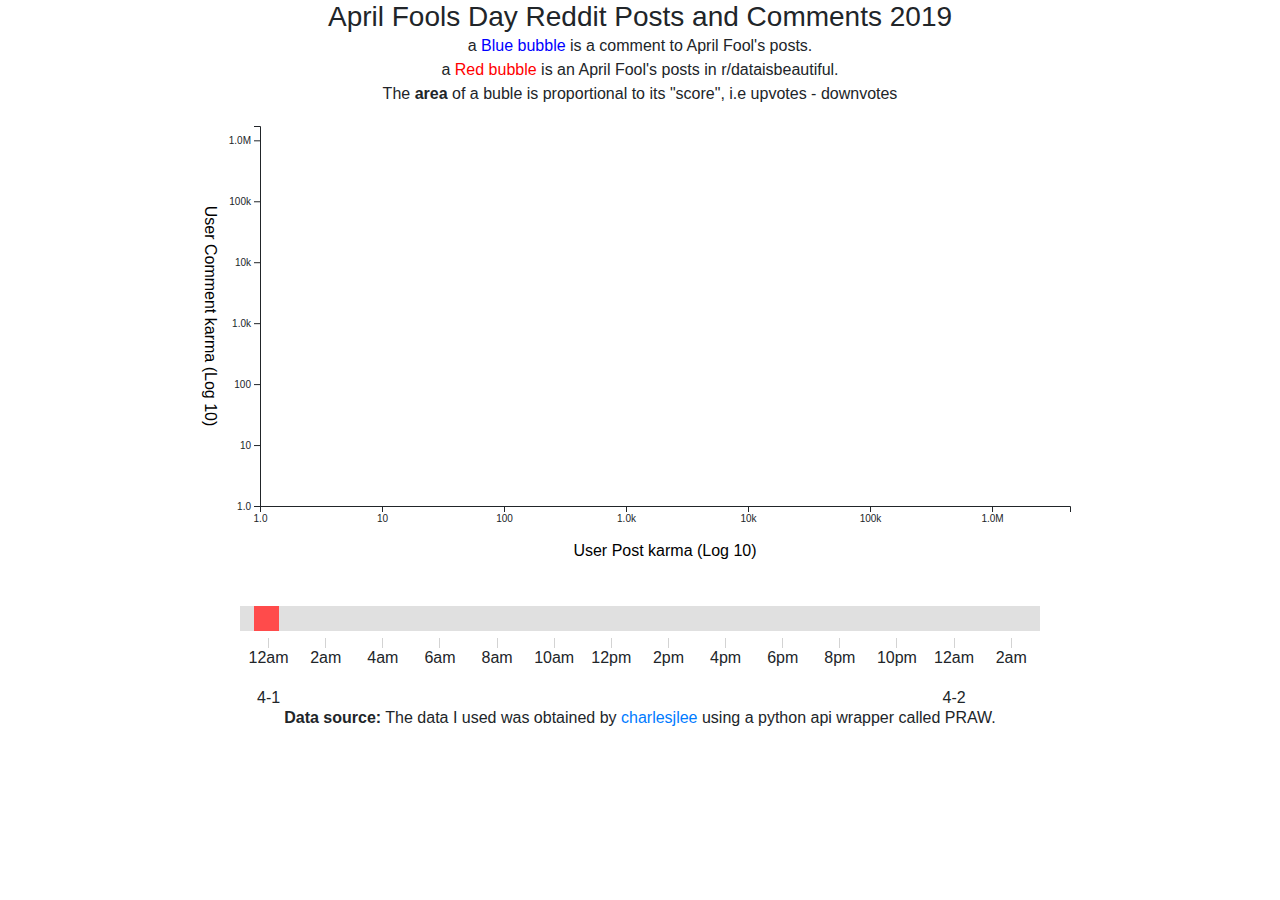
<file: 4-21/index.html>
<!DOCTYPE html>

<html lang="en">
    <head>
    	<meta charset="utf-8">
        <meta name="viewport" content="width=device-width, initial-scale=1">
    	<title>4-21 practice</title>
        <link rel="stylesheet" href="style.css">
        <link rel="stylesheet" href="bootstrap.min.css">
    	<script type="text/javascript" src="d3/d3.js"></script>
    </head>

    <body>
        <h3>April Fools Day Reddit Posts and Comments 2019</h3>


            <p> a <span style="color: blue">Blue bubble</span> is a comment to April Fool's posts.</p>
            <p> a <span style="color: red">Red bubble</span> is an April Fool's posts in r/dataisbeautiful.</p>
            <p> The <strong>area</strong> of a buble is proportional to its "score", i.e upvotes - downvotes</p>
    
        

        <div id="chart-area"></div>


      
        <div id="outer" style="width:72%">
        <div class="slidecontainer" id="inner" style="width: 800px; height: 100px;">
        <input type="range" min="-29" max="1600" value="0" class="slider" id="myRange">
        <div class="sliderticks">
        <p>12am 4-1</p>
        <p>2am</p>
        <p>4am</p>
        <p>6am</p>
        <p>8am</p>
        <p>10am</p>
        <p>12pm</p>
        <p>2pm</p>
        <p>4pm</p>
        <p>6pm</p>
        <p>8pm</p>
        <p>10pm</p>
        <p>12am 4-2</p>
        <p>2am</p>
        </div>
        </div>
        </div>

        <p><strong>Data source:</strong> The data I used was obtained by <a href="https://github.com/charlesjlee/data-viz/tree/master/altair/20190407%20-%20Reddit%2C%20April%20Fool's">charlesjlee</a> using a python api wrapper called PRAW.

        <script type="text/javascript" src="script.js"></script>

    </body>
</html>
</file>
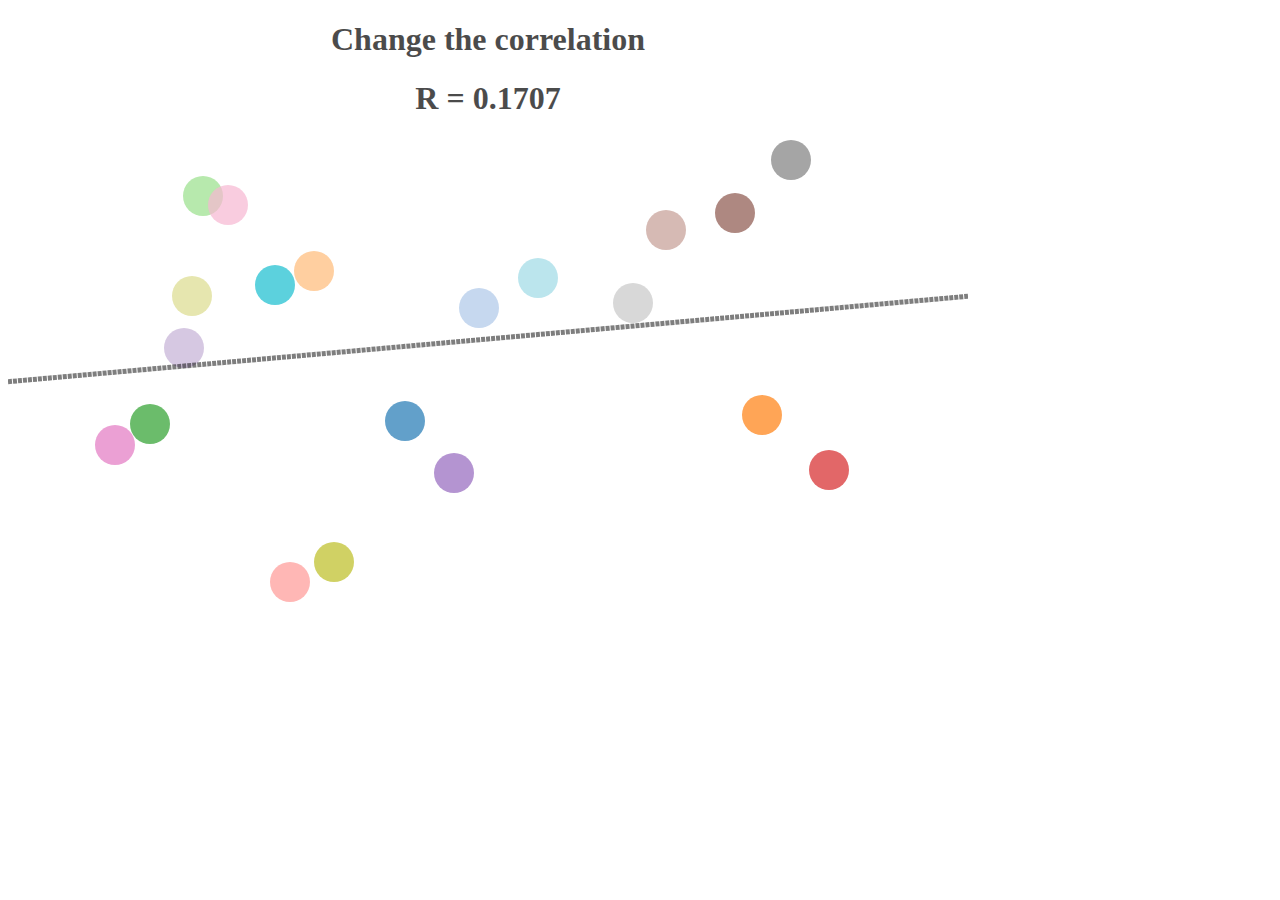
<file: drag_the_circles.html>
<!DOCTYPE html>
<meta charset="utf-8">
<style>

.active {
  stroke: #000;
  stroke-width: 4px;
}
h1 {
  color: Black;
  opacity: .7;
  width: 960;
  font-family: "Impact";
  text-align: center;
}

div.heading {
  width: 960px;
  height: 100px;
}

</style>
<div class="heading">
<h1>Change the correlation</h1>
<div class="R"><h1></h1></div>
</div>
<svg width="960" height="500"></svg>
<script src="d3.v4.js"></script>
<script>


function standardDeviation(values){
  var avg = average(values);
  
  var squareDiffs = values.map(function(value){
    var diff = value - avg;
    var sqrDiff = diff * diff;
    return sqrDiff;
  });
  
  var avgSquareDiff = average(squareDiffs);

  var stdDev = Math.sqrt(avgSquareDiff);
  return stdDev;
}

function average(data){
  var sum = data.reduce(function(sum, value){
    return sum + value;
  }, 0);

  var avg = sum / data.length;
  return avg;
} 

function pearsonCorrelation(prefs, p1, p2) {
  var si = [];

  for (var key in prefs[p1]) {
    if (prefs[p2][key]) si.push(key);
  }
  var n = si.length;

  if (n == 0) return 0;
  var sum1 = 0;

  for (var i = 0; i < si.length; i++) sum1 += prefs[p1][si[i]];
  var sum2 = 0;
  
  for (var i = 0; i < si.length; i++) sum2 += prefs[p2][si[i]];
  var sum1Sq = 0;
  
  for (var i = 0; i < si.length; i++) {
    sum1Sq += Math.pow(prefs[p1][si[i]], 2);
  }
  var sum2Sq = 0;
  for (var i = 0; i < si.length; i++) {
    sum2Sq += Math.pow(prefs[p2][si[i]], 2);
  }
  var pSum = 0;
  for (var i = 0; i < si.length; i++) {
    pSum += prefs[p1][si[i]] * prefs[p2][si[i]];
  }
  var num = pSum - (sum1 * sum2 / n);
  var den = Math.sqrt((sum1Sq - Math.pow(sum1, 2) / n) *
      (sum2Sq - Math.pow(sum2, 2) / n));
  if (den == 0) return 0;
  return num / den;
}

var svg = d3.select("svg"),
    width = +svg.attr("width"),
    height = +svg.attr("height"),
    radius = 20;

var circles = d3.range(20).map(function() {
  return {
    x: Math.round(Math.random() * (width - radius * 2) + radius),
    y: Math.round(Math.random() * (height - radius * 2) + radius)
  };
});



var color = d3.scaleOrdinal()
    .range(d3.schemeCategory20);

svg.selectAll("circle")
  .data(circles)
  .enter().append("circle")
    .attr("cx", function(d) { return d.x; })
    .attr("cy", function(d) { return d.y; })
    .attr("r", radius)
    .style("fill", function(d, i) { return color(i); })
    .attr("opacity",.7)
    .call(d3.drag()
        .on("start", dragstarted)
        .on("drag", dragged)
        .on("end", dragended));

//x = []
//y = []
//for (var i=0;i<20;i++){
//    x.push(Object.values(circles)[i]['x'])
//    y.push(Object.values(circles)[i]['y'])
//}
//var corr = -pearsonCorrelation([x,y],0,1);

function strip(number) {
    return (parseFloat(number).toPrecision(4));
}


function calc_R(){
  x = []
  y = []
  d3.selectAll("circle").each(function(d,i) {
    x.push(Number(d3.select(this).attr("cx")));
  })

  d3.selectAll("circle").each(function(d,i) {
    y.push(height - Number(d3.select(this).attr("cy")));
  })
  
  var corr =  -pearsonCorrelation([x,y],0,1);
  d3.select("div.R")
    .select("h1")
    .text("R = "+ -strip(corr))
    .style("opacity",.7);
  return [corr,x,y];
}

R = calc_R();

function compute_best_fit(){

  x = []
  y = []
  r = calc_R()[0];
  d3.selectAll("circle").each(function(d,i) {
    x.push(Number(d3.select(this).attr("cx")));
  })

  d3.selectAll("circle").each(function(d,i) {
    y.push(height - Number(d3.select(this).attr("cy")));
  })

  var s_x = standardDeviation(x);
  var s_y = standardDeviation(y);

  var  slope = r*(-s_y/s_x);
  var intercept = (average(y) - slope*average(x));

  return [slope, intercept];



}

function draw_best_fit(slope,intercept){
    svg.append("line")
      .attr("x1",0)
      .attr("y1",height - intercept)
      .attr("x2",width)
      .attr("y2",height - (slope*width + intercept))
      .attr("stroke","Black")
      .attr("stroke-width","5")
      .attr("stroke-dasharray","4 1")
      .attr("opacity",".5");
}

best_fit_line = compute_best_fit();
draw_best_fit(best_fit_line[0], best_fit_line[1]);


function dragstarted(d) {
  d3.select(this).raise().classed("active", true);
}

function dragged(d) {
  d3.select(this).attr("cx", d.x = d3.event.x).attr("cy", d.y = d3.event.y);
  
}

function dragended(d) {
  d3.select(this).classed("active", false);
  R = calc_R();
  best_fit_line = compute_best_fit();
  svg.select("line").remove();
  draw_best_fit(best_fit_line[0], best_fit_line[1]);
}

</script>
</file>
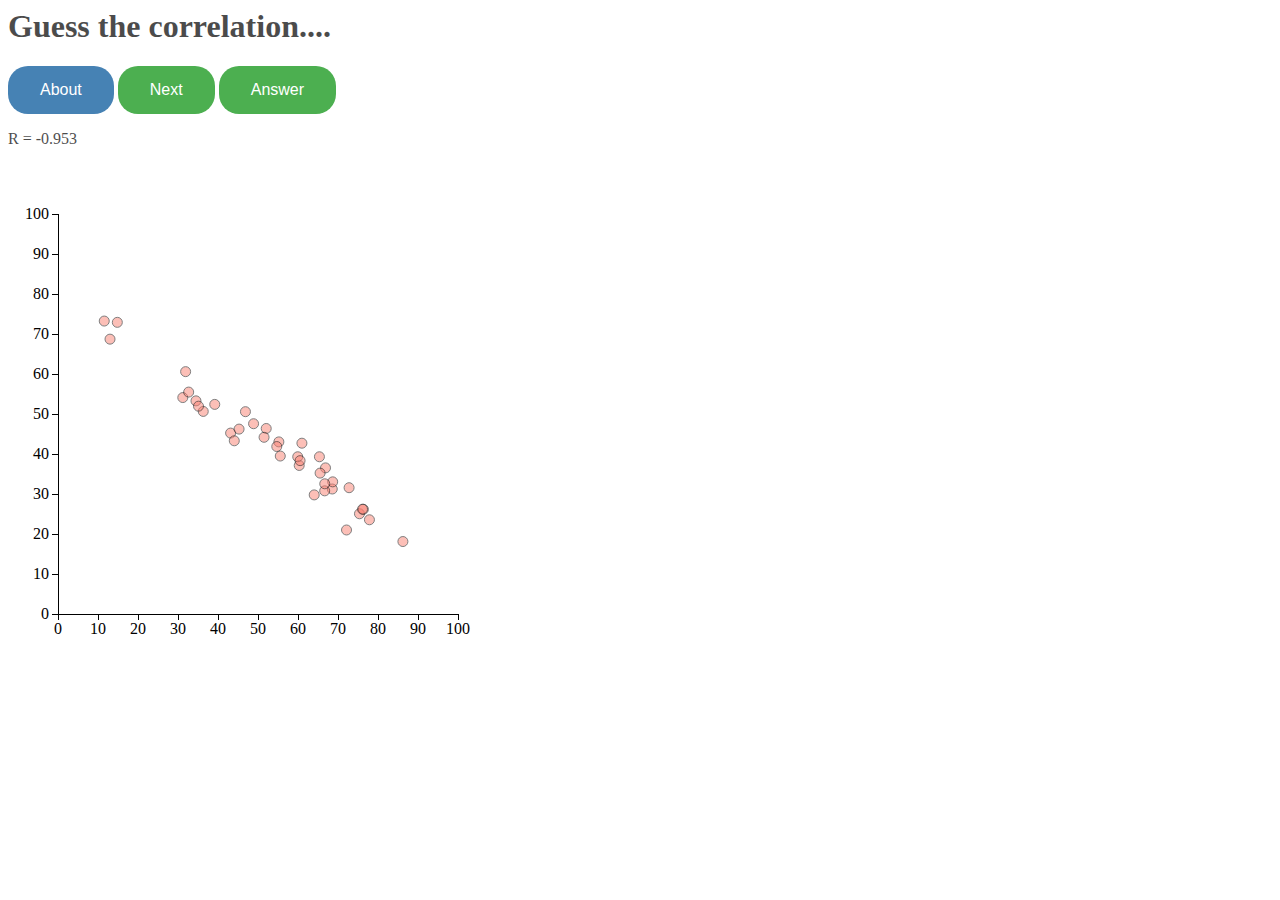
<file: guess.html>
<html>
  <head>
    <link rel="stylesheet" href="guess.css">
    <script src="d3.v3.js.min"></script>
    <title>Guess the Correlations</title>
  </head>
  <body>
  	<h1>Guess the correlation....</h1>
    
    <div>
        <input type="button" value="About" onclick="msg()" class="buttonabout">
        <input type="button" value="Next" onclick="msg()" class="button">
        <input type="button" value="Answer" onclick="msg()" class="button">
        <div class="answer"></div>
    </div>
    
    <div class='graph'></div>
  	<script src="guess.js"></script>


  </body>
</html>
</file>
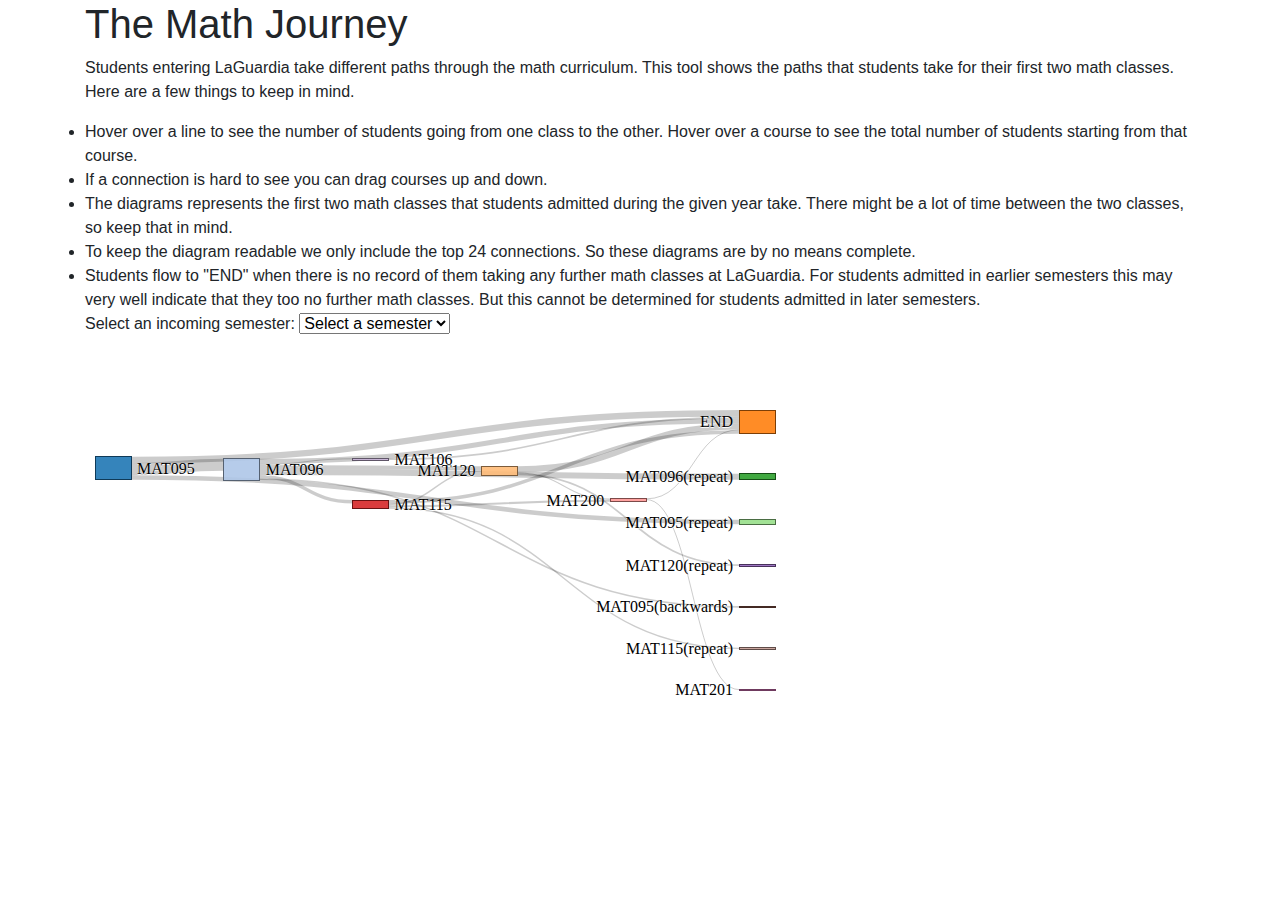
<file: math_journey.html>
<!doctype html>
<html lang="en">
  <head>
    <!-- Required meta tags -->
    <meta charset="utf-8">
    <meta name="viewport" content="width=device-width, initial-scale=1, shrink-to-fit=no">

    <!-- Bootstrap CSS -->
    <link rel="stylesheet" href="https://maxcdn.bootstrapcdn.com/bootstrap/4.0.0/css/bootstrap.min.css" integrity="sha384-Gn5384xqQ1aoWXA+058RXPxPg6fy4IWvTNh0E263XmFcJlSAwiGgFAW/dAiS6JXm" crossorigin="anonymous">

    <script type="text/javascript">
      function setIframeSource() {
        var theSelect = document.getElementById('location');
        var theIframe = document.getElementById('myIframe');
        var theUrl;
        
        theUrl = theSelect.options[theSelect.selectedIndex].value;
        theIframe.src = theUrl;
      }

  


    </script>

    <title>The Math Journey</title>
  </head>
  <body>
    <div class="container">
    <h1>The Math Journey</h1>
    <p>Students entering LaGuardia take different paths through
    the math curriculum. This tool shows the paths that students
    take for their first two math classes. Here are a few things to keep in mind.</p>
    <ul>
    </ul>
  <li>Hover over a line to see the number of students going from one class to the other.
  Hover over a course to see the total number of students starting from that course.</li>
  <li>If a connection is hard to see you can drag courses up and down.</li>  
  <li>The diagrams represents the first two math classes that students admitted during the given year take. 
  There might be a lot of time between the two classes, so keep that in mind.</li>  
  <li>To keep the diagram readable we only include the top 24 connections. So these
  diagrams are by no means complete.</li>
  <li>Students flow to "END" when there is no record of them taking any further
  math classes at LaGuardia. For students admitted in earlier semesters this may very well
  indicate that they too no further math classes. But this cannot be determined for students
  admitted in later semesters.</li>
  </ul>  

    <form id="form1" name="form1" method="post" action="">
    <label>
      Select an incoming semester:
      <select name="location" id="location" onchange="setIframeSource()">
        <option value="student_journey.html">Select a semester</option>
        <option value="student_journey.html">Fall 2012</option>
        <option value="student_journey2.html">Fall 2013</option>
        <option value="student_journey3.html">Fall 2014</option>
        <option value="student_journey4.html">Fall 2015</option>
        <option value="student_journey5.html">Fall 2016</option>
      </select>
    </label>
    </form>
    <p>&nbsp;</p>
    <iframe id="myIframe" src="student_journey.html" width="800" height="400" frameborder="0" marginheight="0" marginwidth="0"></iframe>
    <p>&nbsp;</p>
    </div>

    <!-- Optional JavaScript -->
    <!-- jQuery first, then Popper.js, then Bootstrap JS -->
    <script src="https://code.jquery.com/jquery-3.2.1.slim.min.js" integrity="sha384-KJ3o2DKtIkvYIK3UENzmM7KCkRr/rE9/Qpg6aAZGJwFDMVNA/GpGFF93hXpG5KkN" crossorigin="anonymous"></script>
    <script src="https://cdnjs.cloudflare.com/ajax/libs/popper.js/1.12.9/umd/popper.min.js" integrity="sha384-ApNbgh9B+Y1QKtv3Rn7W3mgPxhU9K/ScQsAP7hUibX39j7fakFPskvXusvfa0b4Q" crossorigin="anonymous"></script>
    <script src="https://maxcdn.bootstrapcdn.com/bootstrap/4.0.0/js/bootstrap.min.js" integrity="sha384-JZR6Spejh4U02d8jOt6vLEHfe/JQGiRRSQQxSfFWpi1MquVdAyjUar5+76PVCmYl" crossorigin="anonymous"></script>
  </body>
</html>
</file>
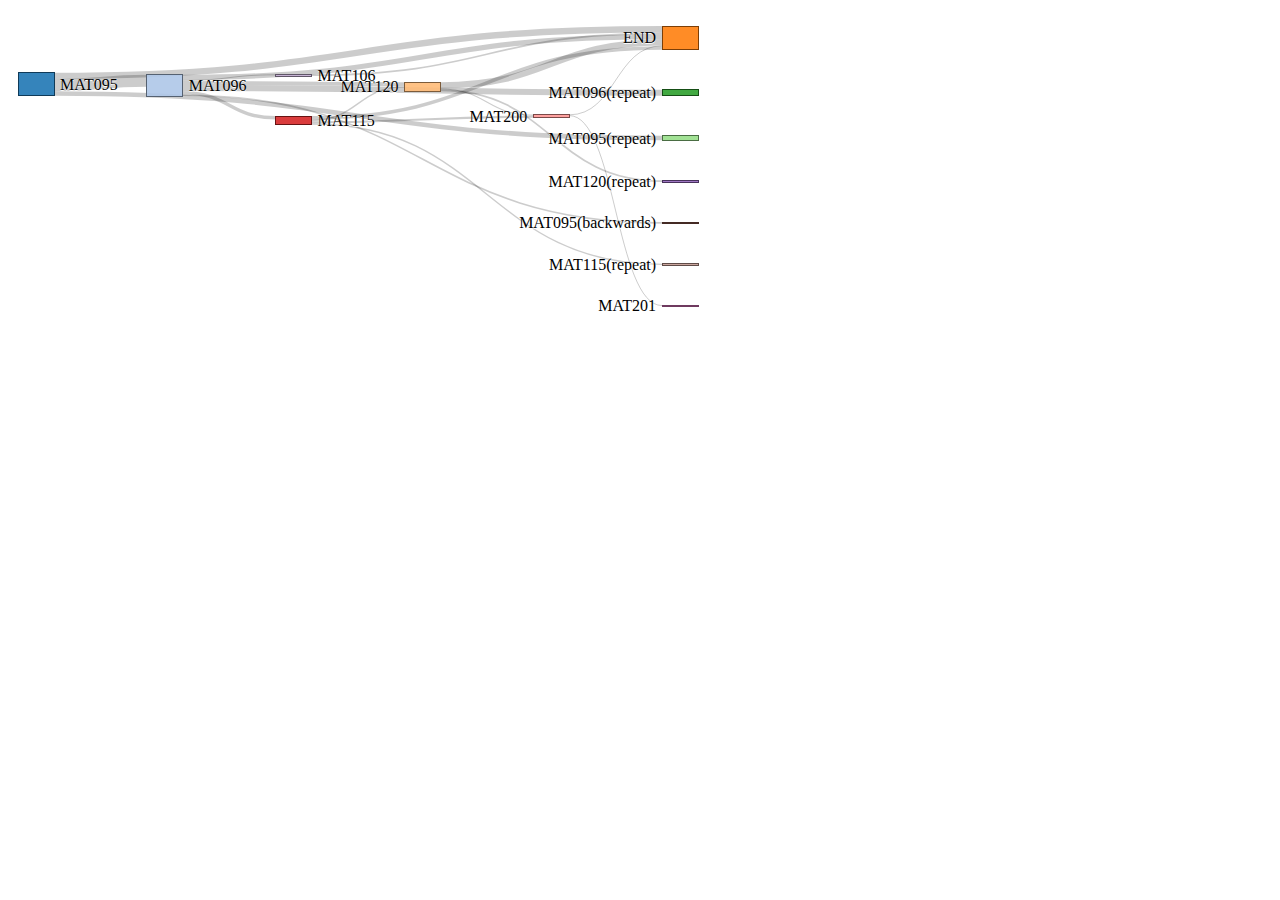
<file: student_journey.html>
<!DOCTYPE html>
<meta charset="utf-8">
<title>First two semesters</title>
<style>

.node rect {
  cursor: move;
  fill-opacity: .9;
  shape-rendering: crispEdges;
}

.node text {
  pointer-events: none;
  text-shadow: 0 1px 0 #fff;
}

.link {
  fill: none;
  stroke: #000;
  stroke-opacity: .2;
}

.link:hover {
  stroke-opacity: .5;
}

</style>
<body>
<p id="chart">

<script src="d3.v3.min.js"></script>
<script src="sankey.js"></script>
<script>
	
var units = "Students";

var margin = {top: 10, right: 10, bottom: 10, left: 10},
    width = 700 - margin.left - margin.right,
    height = 300 - margin.top - margin.bottom;

var formatNumber = d3.format(",.0f"),    // zero decimal places
    format = function(d) { return formatNumber(d) + " " + units; },
    color = d3.scale.category20();

// append the svg canvas to the page
var svg = d3.select("#chart").append("svg")
    .attr("width", width + margin.left + margin.right)
    .attr("height", height + margin.top + margin.bottom)
  .append("g")
    .attr("transform", 
          "translate(" + margin.left + "," + margin.top + ")");

// Set the sankey diagram properties
var sankey = d3.sankey()
    .nodeWidth(36)
    .nodePadding(40)
    .size([width, height]);

var path = sankey.link();

// load the data (using the timelyportfolio csv method)
d3.csv("https://ghenshaw.github.io/sankey.csv", function(error, data) {

  //set up graph in same style as original example but empty
  graph = {"nodes" : [], "links" : []};

    data.forEach(function (d) {
      graph.nodes.push({ "name": d.source });
      graph.nodes.push({ "name": d.target });
      graph.links.push({ "source": d.source,
                         "target": d.target,
                         "value": +d.value });
     });

     // return only the distinct / unique nodes
     graph.nodes = d3.keys(d3.nest()
       .key(function (d) { return d.name; })
       .map(graph.nodes));

     // loop through each link replacing the text with its index from node
     graph.links.forEach(function (d, i) {
       graph.links[i].source = graph.nodes.indexOf(graph.links[i].source);
       graph.links[i].target = graph.nodes.indexOf(graph.links[i].target);
     });

     //now loop through each nodes to make nodes an array of objects
     // rather than an array of strings
     graph.nodes.forEach(function (d, i) {
       graph.nodes[i] = { "name": d };
     });

  sankey
    .nodes(graph.nodes)
    .links(graph.links)
    .layout(32);

// add in the links
  var link = svg.append("g").selectAll(".link")
      .data(graph.links)
    .enter().append("path")
      .attr("class", "link")
      .attr("d", path)
      .style("stroke-width", function(d) { return Math.max(1, d.dy); })
      .sort(function(a, b) { return b.dy - a.dy; });

// add the link titles
  link.append("title")
        .text(function(d) {
    		return d.source.name + " → " + 
                d.target.name + "\n" + format(d.value); });

// add in the nodes
  var node = svg.append("g").selectAll(".node")
      .data(graph.nodes)
    .enter().append("g")
      .attr("class", "node")
      .attr("transform", function(d) { 
		  return "translate(" + d.x + "," + d.y + ")"; })
    .call(d3.behavior.drag()
      .origin(function(d) { return d; })
      .on("dragstart", function() { 
		  this.parentNode.appendChild(this); })
      .on("drag", dragmove));

// add the rectangles for the nodes
  node.append("rect")
      .attr("height", function(d) { return d.dy; })
      .attr("width", sankey.nodeWidth())
      .style("fill", function(d) { 
		  return d.color = color(d.name.replace(/ .*/, "")); })
      .style("stroke", function(d) { 
		  return d3.rgb(d.color).darker(2); })
    .append("title")
      .text(function(d) { 
		  return d.name + "\n" + format(d.value); });

// add in the title for the nodes
  node.append("text")
      .attr("x", -6)
      .attr("y", function(d) { return d.dy / 2; })
      .attr("dy", ".35em")
      .attr("text-anchor", "end")
      .attr("transform", null)
      .text(function(d) { return d.name; })
    .filter(function(d) { return d.x < width / 2; })
      .attr("x", 6 + sankey.nodeWidth())
      .attr("text-anchor", "start");

// the function for moving the nodes
  function dragmove(d) {
    d3.select(this).attr("transform", 
        "translate(" + d.x + "," + (
                d.y = Math.max(0, Math.min(height - d.dy, d3.event.y))
            ) + ")");
    sankey.relayout();
    link.attr("d", path);
  }
});

</script>

</body>
</html>
</file>
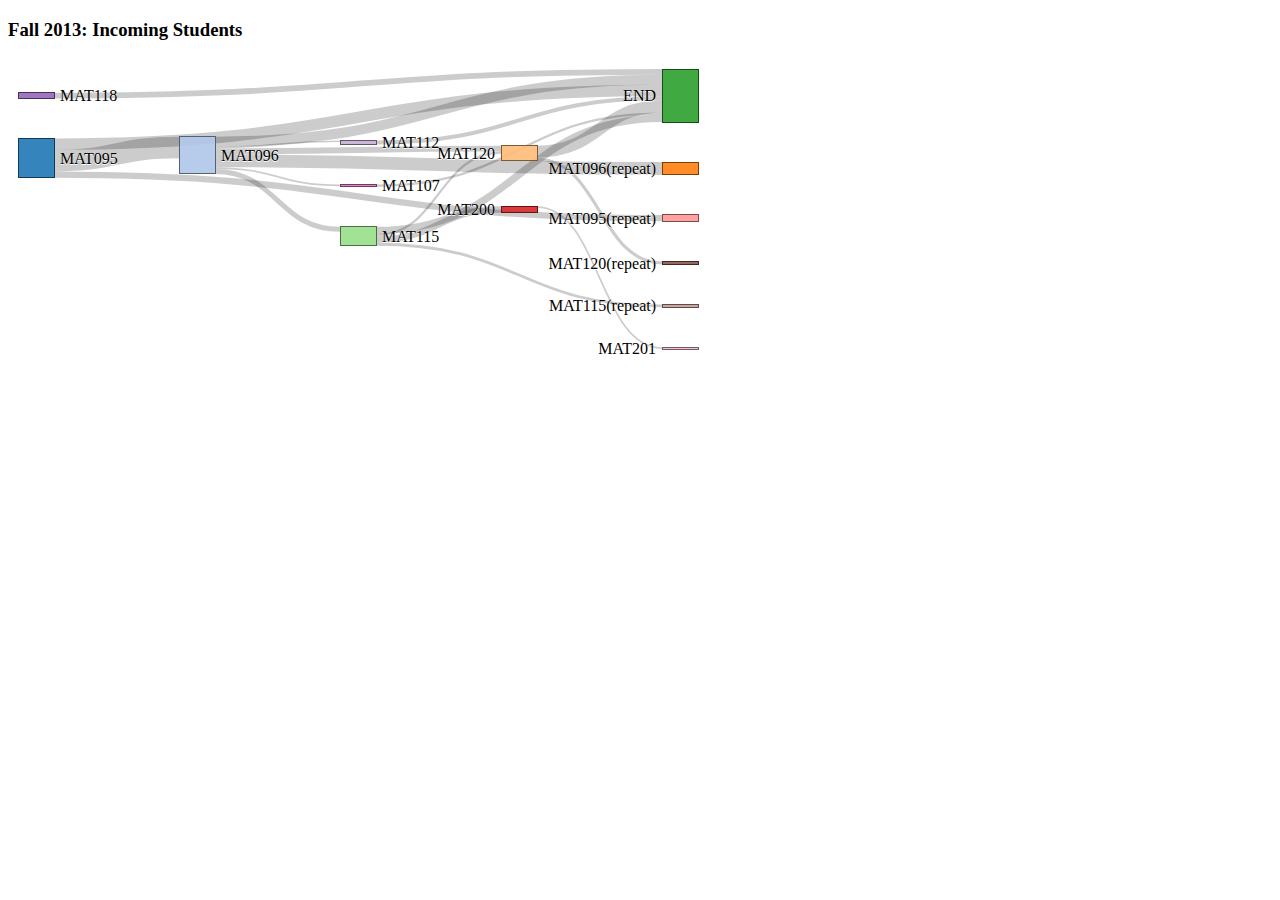
<file: student_journey2.html>
<!DOCTYPE html>
<meta charset="utf-8">
<title>First two semesters</title>
<style>

.node rect {
  cursor: move;
  fill-opacity: .9;
  shape-rendering: crispEdges;
}

.node text {
  pointer-events: none;
  text-shadow: 0 1px 0 #fff;
}

.link {
  fill: none;
  stroke: #000;
  stroke-opacity: .2;
}

.link:hover {
  stroke-opacity: .5;
}

</style>
<body>
<h3>Fall 2013: Incoming Students</h3>
<p id="chart">

<script src="d3.v3.min.js"></script>
<script src="sankey.js"></script>
<script>
	
var units = "Students";

var margin = {top: 10, right: 10, bottom: 10, left: 10},
    width = 700 - margin.left - margin.right,
    height = 300 - margin.top - margin.bottom;

var formatNumber = d3.format(",.0f"),    // zero decimal places
    format = function(d) { return formatNumber(d) + " " + units; },
    color = d3.scale.category20();

// append the svg canvas to the page
var svg = d3.select("#chart").append("svg")
    .attr("width", width + margin.left + margin.right)
    .attr("height", height + margin.top + margin.bottom)
  .append("g")
    .attr("transform", 
          "translate(" + margin.left + "," + margin.top + ")");

// Set the sankey diagram properties
var sankey = d3.sankey()
    .nodeWidth(36)
    .nodePadding(40)
    .size([width, height]);

var path = sankey.link();

// load the data (using the timelyportfolio csv method)
d3.csv("sankey2.csv", function(error, data) {

  //set up graph in same style as original example but empty
  graph = {"nodes" : [], "links" : []};

    data.forEach(function (d) {
      graph.nodes.push({ "name": d.source });
      graph.nodes.push({ "name": d.target });
      graph.links.push({ "source": d.source,
                         "target": d.target,
                         "value": +d.value });
     });

     // return only the distinct / unique nodes
     graph.nodes = d3.keys(d3.nest()
       .key(function (d) { return d.name; })
       .map(graph.nodes));

     // loop through each link replacing the text with its index from node
     graph.links.forEach(function (d, i) {
       graph.links[i].source = graph.nodes.indexOf(graph.links[i].source);
       graph.links[i].target = graph.nodes.indexOf(graph.links[i].target);
     });

     //now loop through each nodes to make nodes an array of objects
     // rather than an array of strings
     graph.nodes.forEach(function (d, i) {
       graph.nodes[i] = { "name": d };
     });

  sankey
    .nodes(graph.nodes)
    .links(graph.links)
    .layout(32);

// add in the links
  var link = svg.append("g").selectAll(".link")
      .data(graph.links)
    .enter().append("path")
      .attr("class", "link")
      .attr("d", path)
      .style("stroke-width", function(d) { return Math.max(1, d.dy); })
      .sort(function(a, b) { return b.dy - a.dy; });

// add the link titles
  link.append("title")
        .text(function(d) {
    		return d.source.name + " → " + 
                d.target.name + "\n" + format(d.value); });

// add in the nodes
  var node = svg.append("g").selectAll(".node")
      .data(graph.nodes)
    .enter().append("g")
      .attr("class", "node")
      .attr("transform", function(d) { 
		  return "translate(" + d.x + "," + d.y + ")"; })
    .call(d3.behavior.drag()
      .origin(function(d) { return d; })
      .on("dragstart", function() { 
		  this.parentNode.appendChild(this); })
      .on("drag", dragmove));

// add the rectangles for the nodes
  node.append("rect")
      .attr("height", function(d) { return d.dy; })
      .attr("width", sankey.nodeWidth())
      .style("fill", function(d) { 
		  return d.color = color(d.name.replace(/ .*/, "")); })
      .style("stroke", function(d) { 
		  return d3.rgb(d.color).darker(2); })
    .append("title")
      .text(function(d) { 
		  return d.name + "\n" + format(d.value); });

// add in the title for the nodes
  node.append("text")
      .attr("x", -6)
      .attr("y", function(d) { return d.dy / 2; })
      .attr("dy", ".35em")
      .attr("text-anchor", "end")
      .attr("transform", null)
      .text(function(d) { return d.name; })
    .filter(function(d) { return d.x < width / 2; })
      .attr("x", 6 + sankey.nodeWidth())
      .attr("text-anchor", "start");

// the function for moving the nodes
  function dragmove(d) {
    d3.select(this).attr("transform", 
        "translate(" + d.x + "," + (
                d.y = Math.max(0, Math.min(height - d.dy, d3.event.y))
            ) + ")");
    sankey.relayout();
    link.attr("d", path);
  }
});

</script>

</body>
</html>
</file>
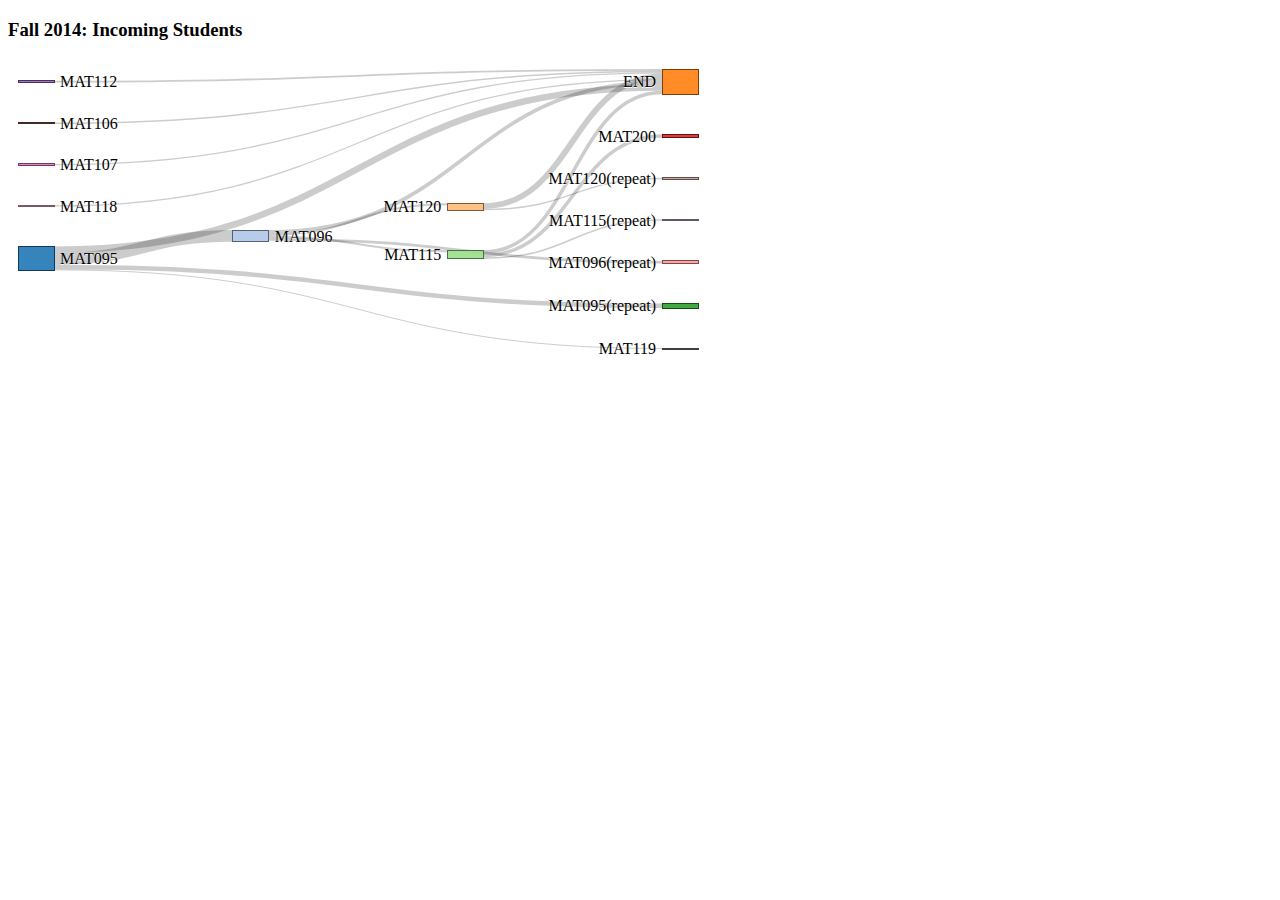
<file: student_journey3.html>
<!DOCTYPE html>
<meta charset="utf-8">
<title>First two semesters</title>
<style>

.node rect {
  cursor: move;
  fill-opacity: .9;
  shape-rendering: crispEdges;
}

.node text {
  pointer-events: none;
  text-shadow: 0 1px 0 #fff;
}

.link {
  fill: none;
  stroke: #000;
  stroke-opacity: .2;
}

.link:hover {
  stroke-opacity: .5;
}

</style>
<body>
<h3>Fall 2014: Incoming Students</h3>
<p id="chart">

<script src="d3.v3.min.js"></script>
<script src="sankey.js"></script>
<script>
	
var units = "Students";

var margin = {top: 10, right: 10, bottom: 10, left: 10},
    width = 700 - margin.left - margin.right,
    height = 300 - margin.top - margin.bottom;

var formatNumber = d3.format(",.0f"),    // zero decimal places
    format = function(d) { return formatNumber(d) + " " + units; },
    color = d3.scale.category20();

// append the svg canvas to the page
var svg = d3.select("#chart").append("svg")
    .attr("width", width + margin.left + margin.right)
    .attr("height", height + margin.top + margin.bottom)
  .append("g")
    .attr("transform", 
          "translate(" + margin.left + "," + margin.top + ")");

// Set the sankey diagram properties
var sankey = d3.sankey()
    .nodeWidth(36)
    .nodePadding(40)
    .size([width, height]);

var path = sankey.link();

// load the data (using the timelyportfolio csv method)
d3.csv("sankey3.csv", function(error, data) {

  //set up graph in same style as original example but empty
  graph = {"nodes" : [], "links" : []};

    data.forEach(function (d) {
      graph.nodes.push({ "name": d.source });
      graph.nodes.push({ "name": d.target });
      graph.links.push({ "source": d.source,
                         "target": d.target,
                         "value": +d.value });
     });

     // return only the distinct / unique nodes
     graph.nodes = d3.keys(d3.nest()
       .key(function (d) { return d.name; })
       .map(graph.nodes));

     // loop through each link replacing the text with its index from node
     graph.links.forEach(function (d, i) {
       graph.links[i].source = graph.nodes.indexOf(graph.links[i].source);
       graph.links[i].target = graph.nodes.indexOf(graph.links[i].target);
     });

     //now loop through each nodes to make nodes an array of objects
     // rather than an array of strings
     graph.nodes.forEach(function (d, i) {
       graph.nodes[i] = { "name": d };
     });

  sankey
    .nodes(graph.nodes)
    .links(graph.links)
    .layout(32);

// add in the links
  var link = svg.append("g").selectAll(".link")
      .data(graph.links)
    .enter().append("path")
      .attr("class", "link")
      .attr("d", path)
      .style("stroke-width", function(d) { return Math.max(1, d.dy); })
      .sort(function(a, b) { return b.dy - a.dy; });

// add the link titles
  link.append("title")
        .text(function(d) {
    		return d.source.name + " → " + 
                d.target.name + "\n" + format(d.value); });

// add in the nodes
  var node = svg.append("g").selectAll(".node")
      .data(graph.nodes)
    .enter().append("g")
      .attr("class", "node")
      .attr("transform", function(d) { 
		  return "translate(" + d.x + "," + d.y + ")"; })
    .call(d3.behavior.drag()
      .origin(function(d) { return d; })
      .on("dragstart", function() { 
		  this.parentNode.appendChild(this); })
      .on("drag", dragmove));

// add the rectangles for the nodes
  node.append("rect")
      .attr("height", function(d) { return d.dy; })
      .attr("width", sankey.nodeWidth())
      .style("fill", function(d) { 
		  return d.color = color(d.name.replace(/ .*/, "")); })
      .style("stroke", function(d) { 
		  return d3.rgb(d.color).darker(2); })
    .append("title")
      .text(function(d) { 
		  return d.name + "\n" + format(d.value); });

// add in the title for the nodes
  node.append("text")
      .attr("x", -6)
      .attr("y", function(d) { return d.dy / 2; })
      .attr("dy", ".35em")
      .attr("text-anchor", "end")
      .attr("transform", null)
      .text(function(d) { return d.name; })
    .filter(function(d) { return d.x < width / 2; })
      .attr("x", 6 + sankey.nodeWidth())
      .attr("text-anchor", "start");

// the function for moving the nodes
  function dragmove(d) {
    d3.select(this).attr("transform", 
        "translate(" + d.x + "," + (
                d.y = Math.max(0, Math.min(height - d.dy, d3.event.y))
            ) + ")");
    sankey.relayout();
    link.attr("d", path);
  }
});

</script>

</body>
</html>
</file>
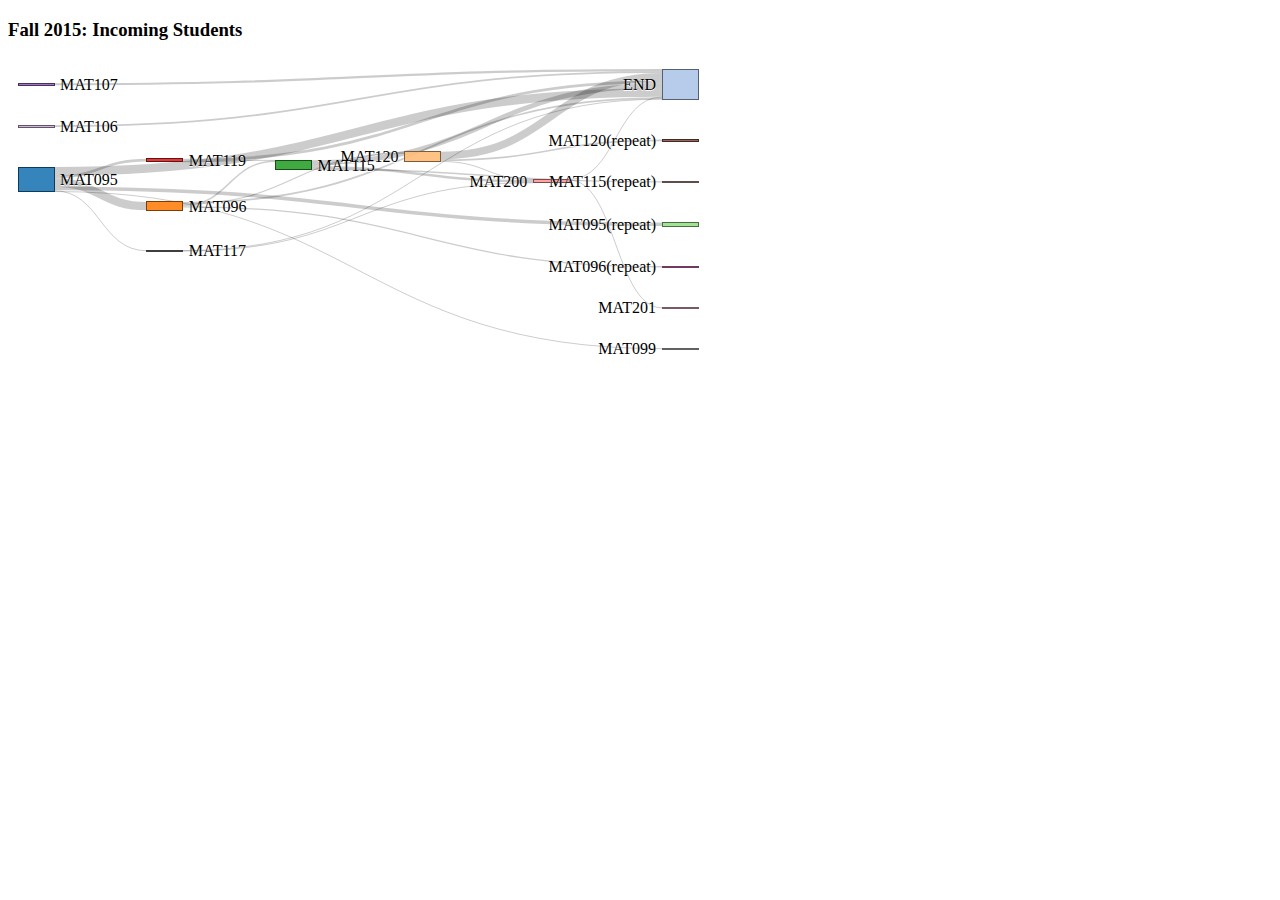
<file: student_journey4.html>
<!DOCTYPE html>
<meta charset="utf-8">
<title>First two semesters</title>
<style>

.node rect {
  cursor: move;
  fill-opacity: .9;
  shape-rendering: crispEdges;
}

.node text {
  pointer-events: none;
  text-shadow: 0 1px 0 #fff;
}

.link {
  fill: none;
  stroke: #000;
  stroke-opacity: .2;
}

.link:hover {
  stroke-opacity: .5;
}

</style>
<body>
<h3>Fall 2015: Incoming Students</h3>
<p id="chart">

<script src="d3.v3.min.js"></script>
<script src="sankey.js"></script>
<script>
	
var units = "Students";

var margin = {top: 10, right: 10, bottom: 10, left: 10},
    width = 700 - margin.left - margin.right,
    height = 300 - margin.top - margin.bottom;

var formatNumber = d3.format(",.0f"),    // zero decimal places
    format = function(d) { return formatNumber(d) + " " + units; },
    color = d3.scale.category20();

// append the svg canvas to the page
var svg = d3.select("#chart").append("svg")
    .attr("width", width + margin.left + margin.right)
    .attr("height", height + margin.top + margin.bottom)
  .append("g")
    .attr("transform", 
          "translate(" + margin.left + "," + margin.top + ")");

// Set the sankey diagram properties
var sankey = d3.sankey()
    .nodeWidth(36)
    .nodePadding(40)
    .size([width, height]);

var path = sankey.link();

// load the data (using the timelyportfolio csv method)
d3.csv("sankey4.csv", function(error, data) {

  //set up graph in same style as original example but empty
  graph = {"nodes" : [], "links" : []};

    data.forEach(function (d) {
      graph.nodes.push({ "name": d.source });
      graph.nodes.push({ "name": d.target });
      graph.links.push({ "source": d.source,
                         "target": d.target,
                         "value": +d.value });
     });

     // return only the distinct / unique nodes
     graph.nodes = d3.keys(d3.nest()
       .key(function (d) { return d.name; })
       .map(graph.nodes));

     // loop through each link replacing the text with its index from node
     graph.links.forEach(function (d, i) {
       graph.links[i].source = graph.nodes.indexOf(graph.links[i].source);
       graph.links[i].target = graph.nodes.indexOf(graph.links[i].target);
     });

     //now loop through each nodes to make nodes an array of objects
     // rather than an array of strings
     graph.nodes.forEach(function (d, i) {
       graph.nodes[i] = { "name": d };
     });

  sankey
    .nodes(graph.nodes)
    .links(graph.links)
    .layout(32);

// add in the links
  var link = svg.append("g").selectAll(".link")
      .data(graph.links)
    .enter().append("path")
      .attr("class", "link")
      .attr("d", path)
      .style("stroke-width", function(d) { return Math.max(1, d.dy); })
      .sort(function(a, b) { return b.dy - a.dy; });

// add the link titles
  link.append("title")
        .text(function(d) {
    		return d.source.name + " → " + 
                d.target.name + "\n" + format(d.value); });

// add in the nodes
  var node = svg.append("g").selectAll(".node")
      .data(graph.nodes)
    .enter().append("g")
      .attr("class", "node")
      .attr("transform", function(d) { 
		  return "translate(" + d.x + "," + d.y + ")"; })
    .call(d3.behavior.drag()
      .origin(function(d) { return d; })
      .on("dragstart", function() { 
		  this.parentNode.appendChild(this); })
      .on("drag", dragmove));

// add the rectangles for the nodes
  node.append("rect")
      .attr("height", function(d) { return d.dy; })
      .attr("width", sankey.nodeWidth())
      .style("fill", function(d) { 
		  return d.color = color(d.name.replace(/ .*/, "")); })
      .style("stroke", function(d) { 
		  return d3.rgb(d.color).darker(2); })
    .append("title")
      .text(function(d) { 
		  return d.name + "\n" + format(d.value); });

// add in the title for the nodes
  node.append("text")
      .attr("x", -6)
      .attr("y", function(d) { return d.dy / 2; })
      .attr("dy", ".35em")
      .attr("text-anchor", "end")
      .attr("transform", null)
      .text(function(d) { return d.name; })
    .filter(function(d) { return d.x < width / 2; })
      .attr("x", 6 + sankey.nodeWidth())
      .attr("text-anchor", "start");

// the function for moving the nodes
  function dragmove(d) {
    d3.select(this).attr("transform", 
        "translate(" + d.x + "," + (
                d.y = Math.max(0, Math.min(height - d.dy, d3.event.y))
            ) + ")");
    sankey.relayout();
    link.attr("d", path);
  }
});

</script>

</body>
</html>
</file>
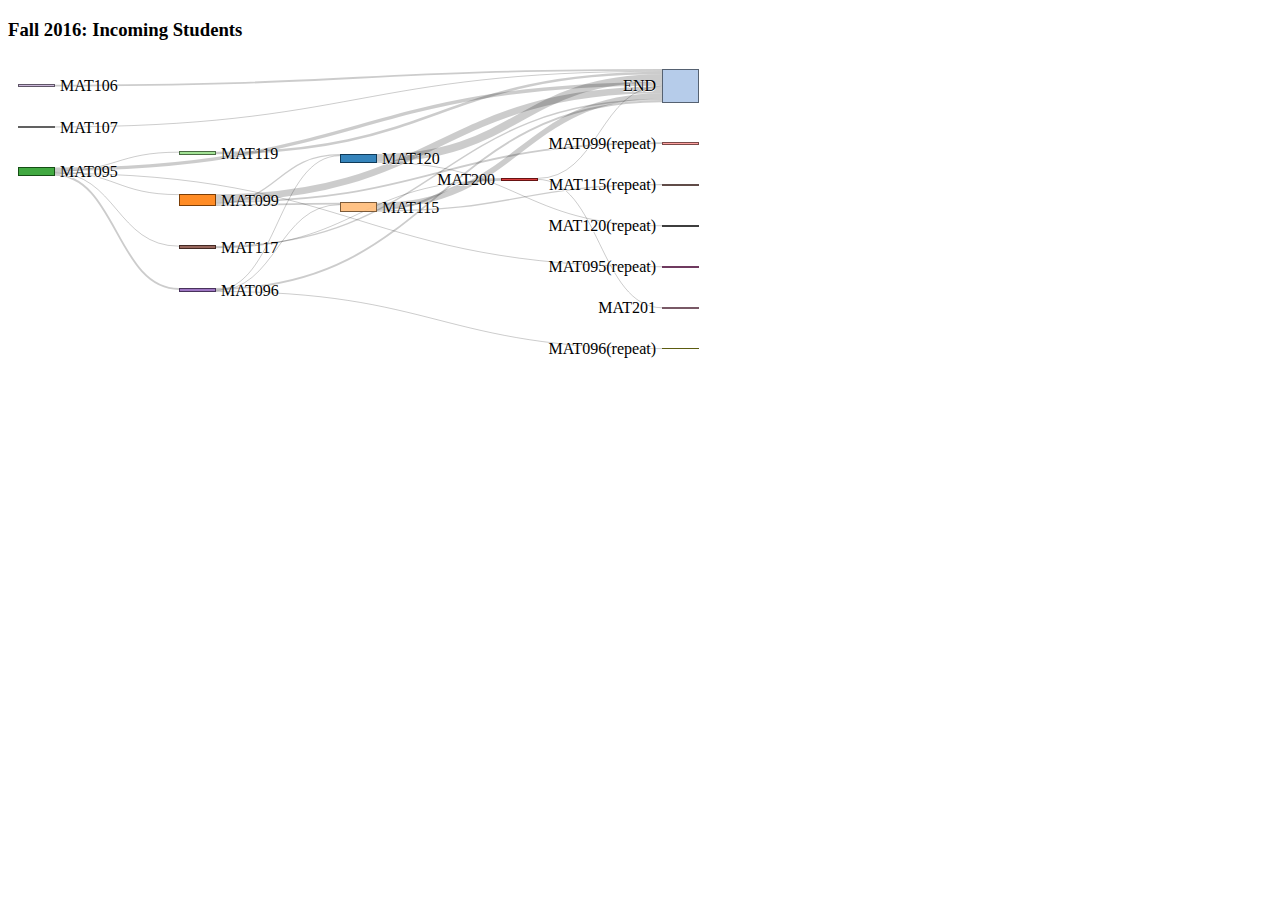
<file: student_journey5.html>
<!DOCTYPE html>
<meta charset="utf-8">
<title>First two semesters</title>
<style>

.node rect {
  cursor: move;
  fill-opacity: .9;
  shape-rendering: crispEdges;
}

.node text {
  pointer-events: none;
  text-shadow: 0 1px 0 #fff;
}

.link {
  fill: none;
  stroke: #000;
  stroke-opacity: .2;
}

.link:hover {
  stroke-opacity: .5;
}

</style>
<body>
<h3>Fall 2016: Incoming Students</h3>
<p id="chart">

<script src="d3.v3.min.js"></script>
<script src="sankey.js"></script>
<script>
	
var units = "Students";

var margin = {top: 10, right: 10, bottom: 10, left: 10},
    width = 700 - margin.left - margin.right,
    height = 300 - margin.top - margin.bottom;

var formatNumber = d3.format(",.0f"),    // zero decimal places
    format = function(d) { return formatNumber(d) + " " + units; },
    color = d3.scale.category20();

// append the svg canvas to the page
var svg = d3.select("#chart").append("svg")
    .attr("width", width + margin.left + margin.right)
    .attr("height", height + margin.top + margin.bottom)
  .append("g")
    .attr("transform", 
          "translate(" + margin.left + "," + margin.top + ")");

// Set the sankey diagram properties
var sankey = d3.sankey()
    .nodeWidth(36)
    .nodePadding(40)
    .size([width, height]);

var path = sankey.link();

// load the data (using the timelyportfolio csv method)
d3.csv("sankey5.csv", function(error, data) {

  //set up graph in same style as original example but empty
  graph = {"nodes" : [], "links" : []};

    data.forEach(function (d) {
      graph.nodes.push({ "name": d.source });
      graph.nodes.push({ "name": d.target });
      graph.links.push({ "source": d.source,
                         "target": d.target,
                         "value": +d.value });
     });

     // return only the distinct / unique nodes
     graph.nodes = d3.keys(d3.nest()
       .key(function (d) { return d.name; })
       .map(graph.nodes));

     // loop through each link replacing the text with its index from node
     graph.links.forEach(function (d, i) {
       graph.links[i].source = graph.nodes.indexOf(graph.links[i].source);
       graph.links[i].target = graph.nodes.indexOf(graph.links[i].target);
     });

     //now loop through each nodes to make nodes an array of objects
     // rather than an array of strings
     graph.nodes.forEach(function (d, i) {
       graph.nodes[i] = { "name": d };
     });

  sankey
    .nodes(graph.nodes)
    .links(graph.links)
    .layout(32);

// add in the links
  var link = svg.append("g").selectAll(".link")
      .data(graph.links)
    .enter().append("path")
      .attr("class", "link")
      .attr("d", path)
      .style("stroke-width", function(d) { return Math.max(1, d.dy); })
      .sort(function(a, b) { return b.dy - a.dy; });

// add the link titles
  link.append("title")
        .text(function(d) {
    		return d.source.name + " → " + 
                d.target.name + "\n" + format(d.value); });

// add in the nodes
  var node = svg.append("g").selectAll(".node")
      .data(graph.nodes)
    .enter().append("g")
      .attr("class", "node")
      .attr("transform", function(d) { 
		  return "translate(" + d.x + "," + d.y + ")"; })
    .call(d3.behavior.drag()
      .origin(function(d) { return d; })
      .on("dragstart", function() { 
		  this.parentNode.appendChild(this); })
      .on("drag", dragmove));

// add the rectangles for the nodes
  node.append("rect")
      .attr("height", function(d) { return d.dy; })
      .attr("width", sankey.nodeWidth())
      .style("fill", function(d) { 
		  return d.color = color(d.name.replace(/ .*/, "")); })
      .style("stroke", function(d) { 
		  return d3.rgb(d.color).darker(2); })
    .append("title")
      .text(function(d) { 
		  return d.name + "\n" + format(d.value); });

// add in the title for the nodes
  node.append("text")
      .attr("x", -6)
      .attr("y", function(d) { return d.dy / 2; })
      .attr("dy", ".35em")
      .attr("text-anchor", "end")
      .attr("transform", null)
      .text(function(d) { return d.name; })
    .filter(function(d) { return d.x < width / 2; })
      .attr("x", 6 + sankey.nodeWidth())
      .attr("text-anchor", "start");

// the function for moving the nodes
  function dragmove(d) {
    d3.select(this).attr("transform", 
        "translate(" + d.x + "," + (
                d.y = Math.max(0, Math.min(height - d.dy, d3.event.y))
            ) + ")");
    sankey.relayout();
    link.attr("d", path);
  }
});

</script>

</body>
</html>
</file>
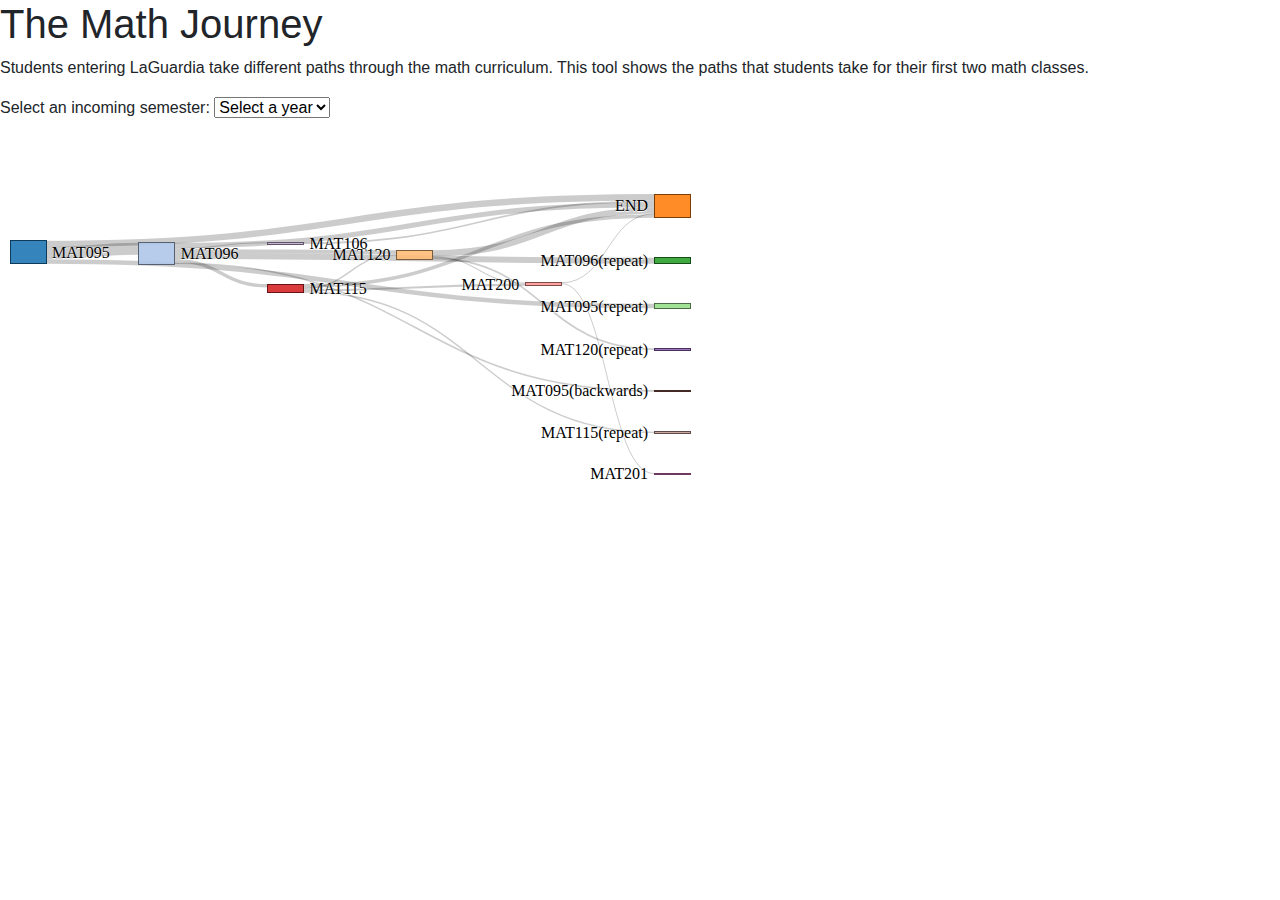
<file: testing.html>
<!doctype html>
<html lang="en">
  <head>
    <!-- Required meta tags -->
    <meta charset="utf-8">
    <meta name="viewport" content="width=device-width, initial-scale=1, shrink-to-fit=no">

    <!-- Bootstrap CSS -->
    <link rel="stylesheet" href="https://maxcdn.bootstrapcdn.com/bootstrap/4.0.0/css/bootstrap.min.css" integrity="sha384-Gn5384xqQ1aoWXA+058RXPxPg6fy4IWvTNh0E263XmFcJlSAwiGgFAW/dAiS6JXm" crossorigin="anonymous">

    <script type="text/javascript">
      function setIframeSource() {
        var theSelect = document.getElementById('location');
        var theIframe = document.getElementById('myIframe');
        var theUrl;
        
        theUrl = theSelect.options[theSelect.selectedIndex].value;
        theIframe.src = theUrl;
      }
    </script>

    <title>The Math Journey</title>
  </head>
  <body>
    <h1>The Math Journey</h1>
    <p>Students entering LaGuardia take different paths through
    the math curriculum. This tool shows the paths that students
    take for their first two math classes.</p>

    <form id="form1" name="form1" method="post" action="">
    <label>
      Select an incoming semester:
      <select name="location" id="location" onchange="setIframeSource()">
        <option value="student_journey.html">Select a year</option>
        <option value="student_journey.html">Fall 2012</option>
        <option value="student_journey2.html">Spring 2012</option>
      </select>
    </label>
    </form>
    <p>&nbsp;</p>
    <iframe id="myIframe" src="student_journey.html" width="800" height="400" frameborder="0" marginheight="0" marginwidth="0"></iframe>
    <p>&nbsp;</p>

    <!-- Optional JavaScript -->
    <!-- jQuery first, then Popper.js, then Bootstrap JS -->
    <script src="https://code.jquery.com/jquery-3.2.1.slim.min.js" integrity="sha384-KJ3o2DKtIkvYIK3UENzmM7KCkRr/rE9/Qpg6aAZGJwFDMVNA/GpGFF93hXpG5KkN" crossorigin="anonymous"></script>
    <script src="https://cdnjs.cloudflare.com/ajax/libs/popper.js/1.12.9/umd/popper.min.js" integrity="sha384-ApNbgh9B+Y1QKtv3Rn7W3mgPxhU9K/ScQsAP7hUibX39j7fakFPskvXusvfa0b4Q" crossorigin="anonymous"></script>
    <script src="https://maxcdn.bootstrapcdn.com/bootstrap/4.0.0/js/bootstrap.min.js" integrity="sha384-JZR6Spejh4U02d8jOt6vLEHfe/JQGiRRSQQxSfFWpi1MquVdAyjUar5+76PVCmYl" crossorigin="anonymous"></script>
  </body>
</html>
</file>
<file: 4-21/style.css>
body {
	background-color:dimgray;
}

.axis path,
.axis line {
  fill: none;
  stroke: #000;
  shape-rendering: crispEdges;
}


.y-label{
	writing-mode: tb;
}

#inner {
  width: 50%;
  margin: 0 auto;
}

* {
  box-sizing: border-box;
}

*
{
text-align: center !important;
margin: auto !important;
}

.slider {
  -webkit-appearance: none;
  appearance: none;
  width: 100%;
  height: 25px;
  background: #D3D3D3;
  outline: none;
  opacity: 0.7;
  -webkit-transition: .2s;
  transition: opacity .2s;
}

.slider:hover {
  opacity: 1;
}

.slider::-webkit-slider-thumb {
  -webkit-appearance: none;
  appearance: none;
  width: 25px;
  height: 25px;
  background: #FF0000;
  cursor: pointer;
}

.slider::-moz-range-thumb {
  width: 25px;
  height: 25px;
  background: #FF0000;
  cursor: pointer;
}

.sliderticks {
  display: flex;
  justify-content: space-between;
  padding: 0 0px;
}

.sliderticks p {
  /*position: relative;*/
  display: flex;
  justify-content: center;
  text-align: center;
  width: 1px;
  background: #D3D3D3;
  height: 10px;
  line-height: 40px;
  margin: 0 0 0px 0;
}
</file>
<file: guess.css>
h1 {
	color: Black;
	opacity: .7;
	font-family: "Impact";
}

.axis path,
.axis line {
	fill: none;
	stroke: black;
	shape-rendering: crispEdges;
}

p {
	color: black;
	opacity: .7;
	font-family: "Impact";
}

.button {
    background-color: #4CAF50; /* Green */
    border: none;
    color: white;
    padding: 15px 32px;
    text-align: center;
    text-decoration: none;
    display: inline-block;
    border-radius: 20px;
    font-size: 16px;
}
.buttonabout {
    background-color: SteelBlue; /* Green */
    border: none;
    color: white;
    padding: 15px 32px;
    text-align: center;
    text-decoration: none;
    display: inline-block;
    border-radius: 20px;
    font-size: 16px;
}
</file>
